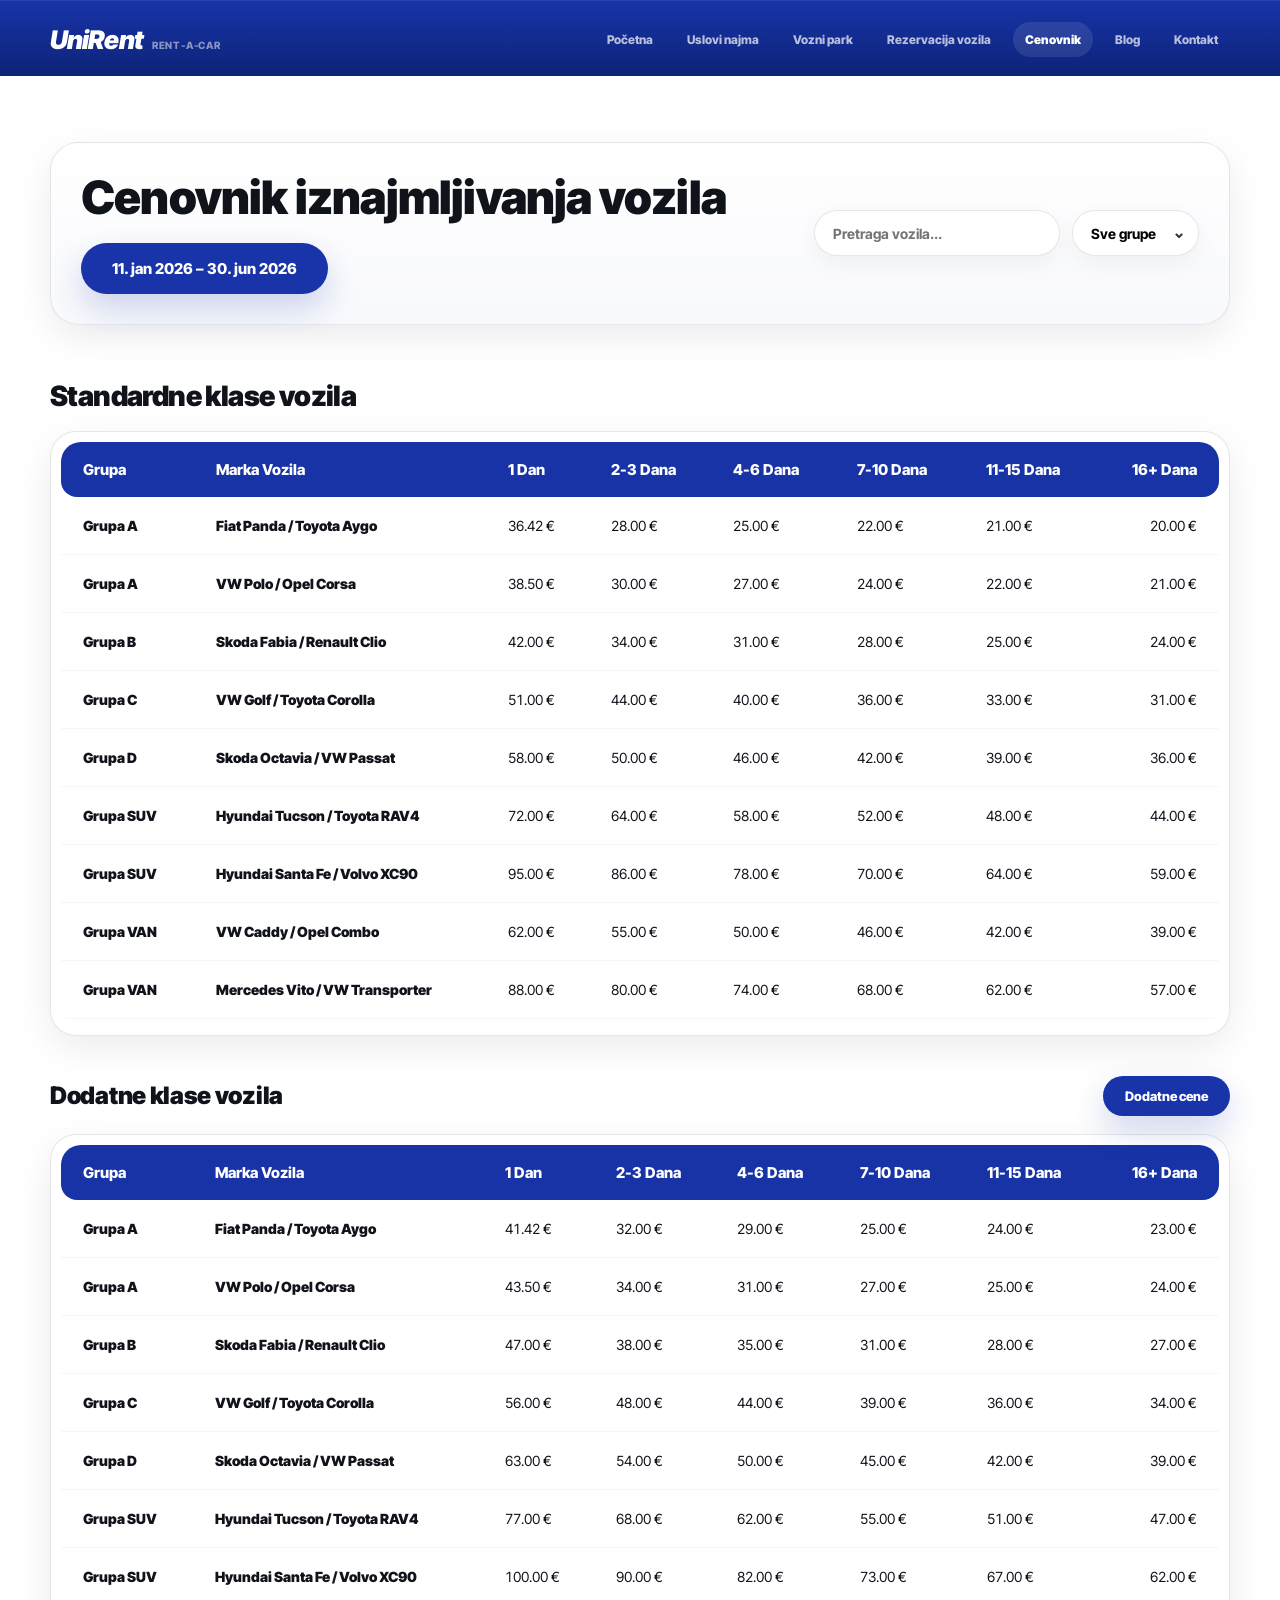
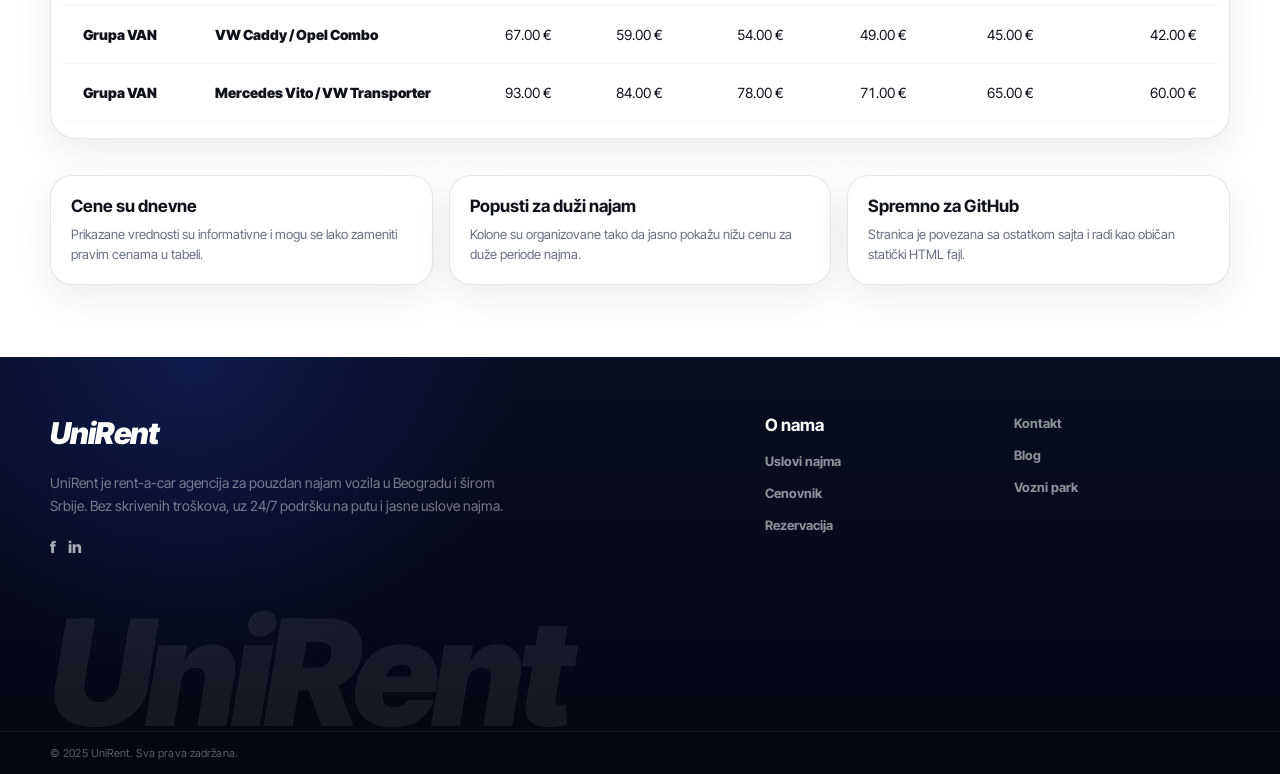
<file: cenovnik.html>
<!DOCTYPE html>
<html lang="sr">
<head>
<meta charset="utf-8" />
<meta name="viewport" content="width=device-width, initial-scale=1" />
<title>Cenovnik | UniRent</title>
<link href="https://fonts.googleapis.com/css2?family=Inter+Tight:wght@400;500;600;700;800;900&display=swap" rel="stylesheet">
<style>
:root{--blue:#1834a8;--blue2:#203bb6;--deep:#080c1d;--muted:#83848b;--line:#e4e6ee;--text:#11131b}*{box-sizing:border-box;margin:0;padding:0}body{font-family:'Inter Tight',Arial,sans-serif;background:#fff;color:var(--text);overflow-x:hidden}a{text-decoration:none;color:inherit}.container{width:min(100% - 72px,1120px);margin-inline:auto}.topbar{background:linear-gradient(180deg,#1834a8,#142d96);height:76px;color:#fff}.nav{height:76px;display:flex;align-items:center;justify-content:space-between}.logo{font-size:26px;font-weight:900;font-style:italic;letter-spacing:-1px}.navlinks{display:flex;gap:28px;font-size:12px;color:rgba(255,255,255,.78);align-items:center}.navlinks a{transition:.2s;cursor:pointer}.navlinks a:hover,.navlinks .active{color:#fff;font-weight:800}.menu{display:none;border:0;background:rgba(255,255,255,.12);color:#fff;border-radius:10px;padding:10px 12px;font-weight:800}main{padding:66px 0 72px}.intro{display:flex;align-items:flex-end;justify-content:space-between;gap:28px;margin-bottom:54px}.intro h1{font-size:36px;line-height:1.08;font-weight:900;letter-spacing:-.8px;margin-bottom:20px}.date-pill{display:inline-flex;align-items:center;gap:10px;background:var(--blue);color:#fff;border:0;border-radius:999px;padding:16px 31px;font:800 15px 'Inter Tight';box-shadow:0 12px 28px rgba(24,52,168,.22)}.tools{display:flex;gap:12px;align-items:center;flex-wrap:wrap}.search{height:44px;border:1px solid var(--line);border-radius:999px;padding:0 18px;font:700 14px 'Inter Tight';min-width:240px;outline:none}.select{height:44px;border:1px solid var(--line);border-radius:999px;padding:0 36px 0 18px;font:700 14px 'Inter Tight';background:#fff;appearance:none;cursor:pointer}.select-wrap{position:relative}.select-wrap:after{content:'⌄';position:absolute;right:14px;top:50%;translate:0 -55%;font-weight:900;color:#333;pointer-events:none}.period-title{font-size:32px;font-weight:900;letter-spacing:-.6px;margin-bottom:18px}.table-card{border-radius:24px;background:#fff;overflow:hidden;margin-bottom:30px}.table-wrap{overflow-x:auto;padding-bottom:6px}table{width:100%;min-width:860px;border-collapse:separate;border-spacing:0}thead th{background:var(--blue);color:#fff;font-size:15px;font-weight:800;text-align:left;padding:17px 22px;white-space:nowrap}thead th:first-child{border-radius:999px 0 0 999px}thead th:last-child{border-radius:0 999px 999px 0;text-align:right}tbody td{padding:20px 22px;border-bottom:1px solid rgba(0,0,0,.035);font-size:15px;white-space:nowrap}tbody td:first-child,tbody td:nth-child(2){font-weight:900}tbody td:nth-child(n+3){font-variant-numeric:tabular-nums}tbody td:last-child{text-align:right}tbody tr{transition:.15s}tbody tr:hover{background:#f6f7fd}.section-label{display:flex;align-items:center;justify-content:space-between;gap:16px;margin:40px 0 18px}.section-label h2{font-size:24px;font-weight:900;letter-spacing:-.3px}.note-grid{display:grid;grid-template-columns:repeat(3,1fr);gap:16px;margin-top:36px}.note{background:#f2f3f7;border:1px solid #e7e8ef;border-radius:18px;padding:20px}.note strong{display:block;font-size:16px;margin-bottom:8px}.note p{font-size:13px;line-height:1.55;color:#73737b}.footer{background:#080c1d;color:#fff;padding:58px 0 0;overflow:hidden}.footer-grid{display:grid;grid-template-columns:1.3fr 1fr;gap:190px;align-items:start}.footer h3{font-size:27px;font-weight:900;font-style:italic;letter-spacing:-1px;margin-bottom:20px}.footer p{max-width:410px;color:rgba(255,255,255,.45);line-height:1.45;font-size:13px}.social{display:flex;gap:12px;margin-top:20px;color:rgba(255,255,255,.65);font-weight:800}.foot-links{display:grid;grid-template-columns:1fr 1fr;gap:34px;font-size:13px}.foot-links a{display:block;margin-bottom:16px;color:rgba(255,255,255,.55)}.foot-links strong{display:block;color:#fff;font-size:17px;margin-bottom:18px}.watermark{font-size:min(148px,19vw);font-weight:900;font-style:italic;color:rgba(255,255,255,.08);letter-spacing:-7px;line-height:.78;margin-top:58px;user-select:none}.copy{border-top:1px solid rgba(255,255,255,.06);color:rgba(255,255,255,.35);font-size:11px;padding:14px 0}.reveal{opacity:0;transform:translateY(18px);transition:.6s cubic-bezier(.2,.8,.2,1)}.reveal.in{opacity:1;transform:none}@media(max-width:900px){.container{width:min(100% - 36px,1120px)}.navlinks{display:none}.menu{display:block}main{padding:44px 0 56px}.intro{display:block;margin-bottom:36px}.tools{margin-top:22px}.period-title{font-size:27px}.note-grid{grid-template-columns:1fr}.footer-grid{grid-template-columns:1fr;gap:36px}}@media(max-width:560px){.container{width:min(100% - 28px,1120px)}.topbar,.nav{height:64px}.logo{font-size:23px}.intro h1{font-size:30px}.date-pill{width:100%;justify-content:center;padding:15px 18px}.search,.select-wrap,.select{width:100%;min-width:0}.watermark{letter-spacing:-3px}}
</style>
<link rel="stylesheet" href="unirent-fixes.css">
<link rel="stylesheet" href="unirent-v2.css">
</head>
<body>
<header class="topbar">
  <div class="container"><nav class="nav">
    <a class="logo" href="index.html">UniRent</a>
    <div class="navlinks" id="primary-navigation"><a href="index.html">Početna</a><a href="uslovi-najma.html">Uslovi najma</a><a href="vozni-park.html">Vozni park</a><a href="rezervacija-vozila.html">Rezervacija vozila</a><a href="cenovnik.html" class="active" aria-current="page">Cenovnik</a><a href="index.html#blog">Blog</a><a href="#kontakt">Kontakt</a></div><button class="menu" type="button" aria-label="Otvori meni" aria-controls="primary-navigation" aria-expanded="false">Meni</button>
  </nav></div>
</header>
<main>
  <div class="container">
    <section class="intro reveal">
      <div><h1>Cenovnik iznajmljivanja vozila</h1><button class="date-pill" type="button">11. jan 2026 – 30. jun 2026</button></div>
      <div class="tools"><input id="search" class="search" placeholder="Pretraga vozila..." aria-label="Pretraga vozila"><label class="select-wrap"><select id="groupFilter" class="select"><option value="all">Sve grupe</option><option>Grupa A</option><option>Grupa B</option><option>Grupa C</option><option>Grupa D</option><option>Grupa SUV</option><option>Grupa VAN</option></select></label></div>
    </section>
    <h2 class="period-title reveal">Standardne klase vozila</h2>
    <section class="table-card reveal"><div class="table-wrap"><table id="priceTable"><thead><tr><th>Grupa</th><th>Marka Vozila</th><th>1 Dan</th><th>2-3 Dana</th><th>4-6 Dana</th><th>7-10 Dana</th><th>11-15 Dana</th><th>16+ Dana</th></tr></thead><tbody><tr data-group="Grupa A"><td>Grupa A</td><td>Fiat Panda / Toyota Aygo</td><td>36.42 €</td><td>28.00 €</td><td>25.00 €</td><td>22.00 €</td><td>21.00 €</td><td>20.00 €</td></tr>
<tr data-group="Grupa A"><td>Grupa A</td><td>VW Polo / Opel Corsa</td><td>38.50 €</td><td>30.00 €</td><td>27.00 €</td><td>24.00 €</td><td>22.00 €</td><td>21.00 €</td></tr>
<tr data-group="Grupa B"><td>Grupa B</td><td>Skoda Fabia / Renault Clio</td><td>42.00 €</td><td>34.00 €</td><td>31.00 €</td><td>28.00 €</td><td>25.00 €</td><td>24.00 €</td></tr>
<tr data-group="Grupa C"><td>Grupa C</td><td>VW Golf / Toyota Corolla</td><td>51.00 €</td><td>44.00 €</td><td>40.00 €</td><td>36.00 €</td><td>33.00 €</td><td>31.00 €</td></tr>
<tr data-group="Grupa D"><td>Grupa D</td><td>Skoda Octavia / VW Passat</td><td>58.00 €</td><td>50.00 €</td><td>46.00 €</td><td>42.00 €</td><td>39.00 €</td><td>36.00 €</td></tr>
<tr data-group="Grupa SUV"><td>Grupa SUV</td><td>Hyundai Tucson / Toyota RAV4</td><td>72.00 €</td><td>64.00 €</td><td>58.00 €</td><td>52.00 €</td><td>48.00 €</td><td>44.00 €</td></tr>
<tr data-group="Grupa SUV"><td>Grupa SUV</td><td>Hyundai Santa Fe / Volvo XC90</td><td>95.00 €</td><td>86.00 €</td><td>78.00 €</td><td>70.00 €</td><td>64.00 €</td><td>59.00 €</td></tr>
<tr data-group="Grupa VAN"><td>Grupa VAN</td><td>VW Caddy / Opel Combo</td><td>62.00 €</td><td>55.00 €</td><td>50.00 €</td><td>46.00 €</td><td>42.00 €</td><td>39.00 €</td></tr>
<tr data-group="Grupa VAN"><td>Grupa VAN</td><td>Mercedes Vito / VW Transporter</td><td>88.00 €</td><td>80.00 €</td><td>74.00 €</td><td>68.00 €</td><td>62.00 €</td><td>57.00 €</td></tr></tbody></table></div></section>
    <div class="section-label reveal"><h2>Dodatne klase vozila</h2><span class="date-pill" style="padding:12px 22px;font-size:13px">Dodatne cene</span></div>
    <section class="table-card reveal"><div class="table-wrap"><table id="priceTable2"><thead><tr><th>Grupa</th><th>Marka Vozila</th><th>1 Dan</th><th>2-3 Dana</th><th>4-6 Dana</th><th>7-10 Dana</th><th>11-15 Dana</th><th>16+ Dana</th></tr></thead><tbody><tr data-group="Grupa A"><td>Grupa A</td><td>Fiat Panda / Toyota Aygo</td><td>41.42 €</td><td>32.00 €</td><td>29.00 €</td><td>25.00 €</td><td>24.00 €</td><td>23.00 €</td></tr>
<tr data-group="Grupa A"><td>Grupa A</td><td>VW Polo / Opel Corsa</td><td>43.50 €</td><td>34.00 €</td><td>31.00 €</td><td>27.00 €</td><td>25.00 €</td><td>24.00 €</td></tr>
<tr data-group="Grupa B"><td>Grupa B</td><td>Skoda Fabia / Renault Clio</td><td>47.00 €</td><td>38.00 €</td><td>35.00 €</td><td>31.00 €</td><td>28.00 €</td><td>27.00 €</td></tr>
<tr data-group="Grupa C"><td>Grupa C</td><td>VW Golf / Toyota Corolla</td><td>56.00 €</td><td>48.00 €</td><td>44.00 €</td><td>39.00 €</td><td>36.00 €</td><td>34.00 €</td></tr>
<tr data-group="Grupa D"><td>Grupa D</td><td>Skoda Octavia / VW Passat</td><td>63.00 €</td><td>54.00 €</td><td>50.00 €</td><td>45.00 €</td><td>42.00 €</td><td>39.00 €</td></tr>
<tr data-group="Grupa SUV"><td>Grupa SUV</td><td>Hyundai Tucson / Toyota RAV4</td><td>77.00 €</td><td>68.00 €</td><td>62.00 €</td><td>55.00 €</td><td>51.00 €</td><td>47.00 €</td></tr>
<tr data-group="Grupa SUV"><td>Grupa SUV</td><td>Hyundai Santa Fe / Volvo XC90</td><td>100.00 €</td><td>90.00 €</td><td>82.00 €</td><td>73.00 €</td><td>67.00 €</td><td>62.00 €</td></tr>
<tr data-group="Grupa VAN"><td>Grupa VAN</td><td>VW Caddy / Opel Combo</td><td>67.00 €</td><td>59.00 €</td><td>54.00 €</td><td>49.00 €</td><td>45.00 €</td><td>42.00 €</td></tr>
<tr data-group="Grupa VAN"><td>Grupa VAN</td><td>Mercedes Vito / VW Transporter</td><td>93.00 €</td><td>84.00 €</td><td>78.00 €</td><td>71.00 €</td><td>65.00 €</td><td>60.00 €</td></tr></tbody></table></div></section>
    <section class="note-grid reveal"><div class="note"><strong>Cene su dnevne</strong><p>Prikazane vrednosti su informativne i mogu se lako zameniti pravim cenama u tabeli.</p></div><div class="note"><strong>Popusti za duži najam</strong><p>Kolone su organizovane tako da jasno pokažu nižu cenu za duže periode najma.</p></div><div class="note"><strong>Spremno za GitHub</strong><p>Stranica je povezana sa ostatkom sajta i radi kao običan statički HTML fajl.</p></div></section>
  </div>
</main>
<footer id="kontakt" class="footer"><div class="container"><div class="footer-grid"><div><h3>UniRent</h3><p>UniRent je rent-a-car agencija za pouzdan najam vozila u Beogradu i širom Srbije. Bez skrivenih troškova, uz 24/7 podršku na putu i jasne uslove najma.</p><div class="social"><span>f</span><span>in</span></div></div><div class="foot-links"><div><strong>O nama</strong><a href="uslovi-najma.html">Uslovi najma</a><a href="cenovnik.html">Cenovnik</a><a href="rezervacija-vozila.html">Rezervacija</a></div><div><a href="#kontakt">Kontakt</a><a href="index.html#blog">Blog</a><a href="vozni-park.html">Vozni park</a></div></div></div><div class="watermark">UniRent</div></div><div class="copy"><div class="container">© 2025 UniRent. Sva prava zadržana.</div></div></footer>
<script>
const reveal=()=>document.querySelectorAll('.reveal').forEach(el=>{const r=el.getBoundingClientRect();if(r.top<innerHeight-70)el.classList.add('in')});addEventListener('scroll',reveal,{passive:true});reveal();
const search=document.getElementById('search'), group=document.getElementById('groupFilter');
function filterTables(){const q=search.value.toLowerCase().trim(), g=group.value;document.querySelectorAll('tbody tr').forEach(tr=>{const okText=tr.textContent.toLowerCase().includes(q);const okGroup=g==='all'||tr.dataset.group===g;tr.style.display=okText&&okGroup?'':'none';})}
search.addEventListener('input',filterTables);group.addEventListener('change',filterTables);
</script>
<script src="unirent-fixes.js"></script>
<script src="unirent-v2.js"></script>
</body></html>
</file>
<file: unirent-fixes.css>
/* UniRent v1 cleanup layer: mobile nav, accessibility, production placeholders, consistency polish */
:root{--brand-blue:#1834a8;--brand-blue-2:#203bb6;--brand-deep:#070b1c;--brand-line:#dfe2eb;--brand-text:#11131b;--brand-radius:14px}
html{scroll-behavior:smooth}
button,a,input,select{font-family:'Inter Tight',Arial,sans-serif}
a:focus-visible,button:focus-visible,input:focus-visible,select:focus-visible{outline:3px solid rgba(255,255,255,.92);outline-offset:3px}
main a:focus-visible,.content a:focus-visible,.fleet-section a:focus-visible{outline-color:var(--brand-blue)}
.sr-only{position:absolute!important;width:1px!important;height:1px!important;padding:0!important;margin:-1px!important;overflow:hidden!important;clip:rect(0,0,0,0)!important;white-space:nowrap!important;border:0!important}
.logo{letter-spacing:-.9px}.logo::first-letter{letter-spacing:-1.4px}
.navlinks a[aria-current="page"],.navlinks a.active{color:#fff!important;font-weight:900!important}
.menu{display:none;min-width:62px;text-align:center;cursor:pointer;border:0;background:rgba(255,255,255,.12);color:#fff;border-radius:10px;padding:10px 12px;font-weight:800}
@media(max-width:1000px){
  .menu{display:block!important}
  .nav{position:relative}.navlinks{position:absolute!important;left:0;right:0;top:calc(100% + 10px);display:none!important;flex-direction:column!important;align-items:stretch!important;gap:4px!important;padding:14px!important;background:rgba(7,11,28,.98)!important;border:1px solid rgba(255,255,255,.12)!important;border-radius:18px!important;box-shadow:0 22px 70px rgba(0,0,0,.32)!important;z-index:999!important;backdrop-filter:blur(14px)}
  .navlinks.is-open{display:flex!important}.navlinks a{font-size:15px!important;padding:13px 14px!important;border-radius:12px!important;color:rgba(255,255,255,.78)!important}.navlinks a:hover,.navlinks a.active{background:rgba(255,255,255,.08);color:#fff!important}
}
.placeholder,.slot{border-style:solid!important;border-color:rgba(255,255,255,.22)!important;background:linear-gradient(135deg,rgba(255,255,255,.14),rgba(255,255,255,.04))!important;text-transform:none!important;letter-spacing:0!important}.placeholder span,.slot{font-size:0!important}.placeholder span::after{content:'Vizual u pripremi';font-size:12px;line-height:1.2;font-weight:800;letter-spacing:.02em}.fleet-placeholder span::after,.slot::after{content:'Slika vozila';font-size:12px;line-height:1.2;font-weight:800}.blog-placeholder span::after{content:'Blog vizual';font-size:12px;line-height:1.2;font-weight:800}.hero-placeholder span::after,.hero-ph span::after,.why-placeholder span::after{content:'UniRent vozilo';font-size:13px;line-height:1.2;font-weight:800}
.footer[id="kontakt"]{scroll-margin-top:90px}.footer p{max-width:470px}.copy,.copyright{letter-spacing:.01em}.foot-links a:hover{color:#fff!important}
.price{letter-spacing:-.3px}.more,.card-btn,.btn,.reserve-hero{font-weight:800!important}.more:hover,.card-btn:hover,.btn:hover,.reserve-hero:hover{box-shadow:0 10px 26px rgba(24,52,168,.25)}
.table-wrap{scrollbar-width:thin}.table-wrap::after{content:'Skrolujte tabelu horizontalno za sve cene';display:none;font-size:12px;color:#777;margin-top:8px}@media(max-width:720px){.table-wrap::after{display:block}}
@media(prefers-reduced-motion:reduce){*,*::before,*::after{animation-duration:.001ms!important;animation-iteration-count:1!important;transition-duration:.001ms!important;scroll-behavior:auto!important}}
</file>
<file: unirent-v2.css>
/* UniRent v2 visual/client-readiness layer: premium hierarchy, consistent cards/forms, improved responsive polish */
:root{
  --ur-blue:#1834a8;
  --ur-blue-2:#2347d5;
  --ur-ink:#060918;
  --ur-surface:#f5f6fa;
  --ur-card:#ffffff;
  --ur-line:rgba(12,20,44,.10);
  --ur-muted:#717582;
  --ur-radius:24px;
  --ur-shadow:0 22px 70px rgba(8,13,35,.13);
  --ur-shadow-soft:0 12px 36px rgba(8,13,35,.08);
}
body{background:var(--ur-surface)!important;color:#11131b!important;-webkit-font-smoothing:antialiased;text-rendering:optimizeLegibility}
.container{width:min(100% - 72px,1180px)!important}
.logo{font-size:clamp(24px,2vw,30px)!important;position:relative;display:inline-flex;align-items:baseline;gap:9px}.logo::after{content:'rent-a-car';font-size:10px;font-style:normal;font-weight:800;letter-spacing:.08em;text-transform:uppercase;color:rgba(255,255,255,.50)}
.nav,.topbar .nav{height:78px!important}.navlinks{gap:10px!important;align-items:center}.navlinks a{font-size:12px!important;font-weight:800!important;padding:10px 12px!important;border-radius:999px;color:rgba(255,255,255,.70)!important}.navlinks a:hover,.navlinks a.active,.navlinks a[aria-current="page"]{background:rgba(255,255,255,.10)!important;color:#fff!important}.menu{border-radius:999px!important;padding:11px 16px!important;background:rgba(255,255,255,.14)!important;border:1px solid rgba(255,255,255,.18)!important}
.hero,.hero-sub{background:radial-gradient(circle at 64% 32%,rgba(88,126,255,.42),transparent 26%),radial-gradient(circle at 12% 12%,rgba(255,255,255,.10),transparent 22%),linear-gradient(180deg,#1939ba 0%,#07164b 58%,#030714 100%)!important}.hero::before,.hero-sub::before{opacity:.85}.hero::after,.hero-sub::after{pointer-events:none}
/* Homepage booking */
.booking{border-radius:28px!important;box-shadow:var(--ur-shadow)!important;border:1px solid rgba(255,255,255,.70)!important;background:linear-gradient(180deg,#fff,#f7f8fc)!important;position:relative;overflow:hidden!important}.booking::before{content:'';position:absolute;inset:0 0 auto;height:5px;background:linear-gradient(90deg,var(--ur-blue),#5f7cff);pointer-events:none}.tabs{background:#eef0f6;border-radius:999px;padding:5px;width:max-content}.tab{height:42px;padding:0 22px!important;border-radius:999px!important;background:transparent!important;color:#596070!important}.tab.active{background:#fff!important;color:var(--ur-blue)!important;box-shadow:0 8px 24px rgba(8,13,35,.10)!important}.field-wrap label,.corp,.field label{color:#111827!important;font-size:11px!important;letter-spacing:.06em;text-transform:uppercase}.field,.fake-input{border-radius:14px!important;border:1px solid var(--ur-line)!important;background:#fff!important;box-shadow:0 1px 0 rgba(255,255,255,.9),inset 0 0 0 1px rgba(255,255,255,.5)!important}.field:hover,.fake-input:hover{border-color:rgba(24,52,168,.32)!important}.field input,.field select,.fake-input input,.fake-input select{font-weight:800!important}.return-loc{color:var(--ur-blue)!important;font-weight:800}.btn,.reserve-hero,.more,.card-btn{border-radius:12px!important;background:linear-gradient(180deg,var(--ur-blue-2),var(--ur-blue))!important;box-shadow:0 14px 30px rgba(24,52,168,.20)!important}.btn:hover,.reserve-hero:hover,.more:hover,.card-btn:hover{transform:translateY(-2px)!important;box-shadow:0 18px 38px rgba(24,52,168,.28)!important}
.hero-stage{height:450px!important}.hero-image{height:340px!important;bottom:-4px!important}.hero-image img,.hero-car img,.hero-car,.hero-car-slot img,.feature-image img{filter:drop-shadow(0 38px 34px rgba(0,0,0,.32))!important}.hero-badge{border-radius:22px!important;background:rgba(255,255,255,.12)!important;border:1px solid rgba(255,255,255,.18)!important;box-shadow:0 18px 48px rgba(0,0,0,.18)!important}.hero-badge h3{font-size:22px!important}.hero-badge p{line-height:1.45}.hero-badge .icon{width:46px;height:46px;border-radius:15px;display:grid;place-items:center;background:rgba(255,255,255,.14);font-size:22px!important;margin-bottom:18px!important}
.section,.blog,.fleet,.fleet-section,.content{padding-top:82px!important;padding-bottom:86px!important}.title{max-width:780px;margin-inline:auto!important}.title h2,.section-head h2{font-size:clamp(31px,3.4vw,46px)!important;letter-spacing:-1.4px!important}.title p,.section-head p{line-height:1.55;color:var(--ur-muted)!important}
.why-wrap{min-height:430px!important}.why-grid{gap:22px!important}.info-card{border-radius:var(--ur-radius)!important;background:linear-gradient(145deg,#2044cc 0%,#0a1230 95%)!important;padding:32px!important;box-shadow:var(--ur-shadow-soft)!important;position:relative;overflow:hidden}.info-card::after{content:'';position:absolute;right:-70px;top:-70px;width:160px;height:160px;border-radius:50%;background:rgba(255,255,255,.08)}.info-card .mini-icon{width:48px;height:48px;border-radius:16px;background:rgba(255,255,255,.14);display:grid;place-items:center;margin-bottom:22px!important}.info-card p,.info-card li{font-size:15px!important;line-height:1.55!important}.feature-image{right:-24px!important;width:47%!important;height:330px!important}
/* Fleet and blog cards */
.fleet,.fleet-section{background:linear-gradient(180deg,#f7f8fb 0%,#edf0f6 100%)!important}.filters,.toolbar{margin-bottom:36px!important}.filter-select,.filter,.pill-select select,.select,.search{height:46px!important;border:1px solid var(--ur-line)!important;border-radius:999px!important;background:#fff!important;box-shadow:0 8px 24px rgba(8,13,35,.05)!important}.switch,.toggle{height:46px!important;border:1px solid var(--ur-line)!important;box-shadow:0 8px 24px rgba(8,13,35,.05)!important;font-weight:900!important}.fleet-grid,.blog-grid,.cards{gap:26px!important}.car-card,.card{border-radius:26px!important;padding:24px!important;min-height:420px!important;background:radial-gradient(circle at 70% 18%,rgba(92,124,255,.26),transparent 28%),linear-gradient(150deg,#1839bd 0%,#071022 74%)!important;border:1px solid rgba(255,255,255,.12)!important;box-shadow:0 18px 48px rgba(7,12,35,.16)!important}.car-card h3,.card h3,.car-title{font-size:18px!important;letter-spacing:-.2px}.car-card small,.class,.car-class{color:rgba(255,255,255,.64)!important}.tag{background:rgba(255,255,255,.13)!important;border:1px solid rgba(255,255,255,.10)!important;color:rgba(255,255,255,.82)!important}.car-pic,.car-img-zone{height:180px!important;margin:16px 0 18px!important;border-radius:22px!important;background:linear-gradient(180deg,rgba(255,255,255,.07),rgba(255,255,255,.02))}.fleet-image{height:178px!important}.price,.price strong{font-size:32px!important;letter-spacing:-.8px}.blog-card{border-radius:26px!important;background:#fff!important;color:#111827!important;box-shadow:var(--ur-shadow-soft)!important;border:1px solid var(--ur-line)!important;overflow:hidden!important}.blog-body{padding:24px!important}.blog-body h3{font-size:24px!important;color:#111827!important;letter-spacing:-.6px}.blog-body p{color:var(--ur-muted)!important;line-height:1.55!important}.blog-card .more{width:auto!important;min-width:142px!important;color:#fff!important}.blog-image{height:205px!important}
/* Subpages */
.topbar{background:linear-gradient(180deg,#1834a8,#0d2378)!important;box-shadow:0 1px 0 rgba(255,255,255,.08) inset}.hero-content,.hero-copy{position:relative;z-index:3}.hero h1,.hero-copy h1{font-size:clamp(40px,4.6vw,64px)!important;letter-spacing:-2px!important}.hero p,.hero-copy p{font-size:clamp(20px,2.2vw,29px)!important;line-height:1.22!important}.reservation-box{background:rgba(255,255,255,.10);border:1px solid rgba(255,255,255,.16);border-radius:24px;padding:18px;backdrop-filter:blur(16px)}.reservation-box .field label{color:#fff!important}.reservation-box .fake-input{background:rgba(255,255,255,.09)!important;border-color:rgba(255,255,255,.22)!important;color:#fff!important}.reservation-box input,.reservation-box select{color:#fff!important}.reservation-box option{color:#111!important}.selected-panel{border-radius:24px!important;box-shadow:0 22px 80px rgba(7,12,35,.18)!important}.section-head{max-width:720px;margin-inline:auto!important}.hero-car-wrap{right:-40px!important}
.content{background:#fff}.terms section{background:#fff;border:1px solid var(--ur-line);border-radius:24px;padding:28px 30px!important;box-shadow:var(--ur-shadow-soft);margin-bottom:22px!important}.terms h2,.terms h3{letter-spacing:-.5px!important}.terms li,.terms p{line-height:1.62!important;color:#69707f!important}.terms ul{padding-left:20px!important}.terms li+li{margin-top:8px}.hero-sub .hero-car{right:0!important}
main{background:#fff}.intro{background:linear-gradient(180deg,#fff,#f8f9fc);border:1px solid var(--ur-line);border-radius:28px;padding:30px!important;box-shadow:var(--ur-shadow-soft);align-items:center!important}.intro h1{font-size:clamp(32px,3.6vw,50px)!important}.date-pill{box-shadow:0 14px 32px rgba(24,52,168,.20)!important}.period-title{font-size:28px!important;margin-top:12px}.table-card{border-radius:26px!important;box-shadow:var(--ur-shadow-soft);border:1px solid var(--ur-line);padding:10px;background:#fff!important}.table-wrap{border-radius:20px;overflow:auto!important}thead th{background:#1733a6!important;padding-top:18px!important;padding-bottom:18px!important}thead th:first-child{border-radius:16px 0 0 16px!important}thead th:last-child{border-radius:0 16px 16px 0!important}tbody td{font-size:14px!important}.note{border-radius:22px!important;background:#fff!important;box-shadow:var(--ur-shadow-soft)!important;border:1px solid var(--ur-line)!important}.note strong{font-size:17px!important}.note p{color:#687080!important}
.footer{background:radial-gradient(circle at 15% 0,rgba(35,71,213,.24),transparent 28%),linear-gradient(180deg,#080d22,#040612)!important}.footer-grid{gap:110px!important}.footer h3{font-size:30px!important}.footer p{font-size:14px!important;line-height:1.65!important}.foot-links a{font-weight:700}.watermark{opacity:.9}
@media(max-width:1000px){.container{width:min(100% - 36px,1180px)!important}.logo::after{display:none}.navlinks{top:calc(100% + 8px)!important}.booking{margin-top:0!important}.hero-stage{height:330px!important}.hero-image{height:260px!important}.feature-image{width:100%!important;right:auto!important}.why-wrap{min-height:auto!important}.reservation-box{grid-template-columns:1fr!important}.hero-car-wrap{right:50%!important}.intro{display:block!important}.tools{margin-top:22px!important}}
@media(max-width:640px){.container{width:min(100% - 28px,1180px)!important}.section,.blog,.fleet,.fleet-section,.content{padding-top:54px!important;padding-bottom:58px!important}.booking{border-radius:22px!important;padding:22px 18px!important}.tabs{width:100%;display:grid;grid-template-columns:1fr 1fr}.tab{width:100%;padding:0 12px!important}.hero-stage{height:300px!important}.hero-image{width:100%!important;height:230px!important}.car-card,.card{min-height:390px!important;padding:20px!important}.blog-image{height:178px!important}.intro{padding:22px!important}.terms section{padding:22px!important}.footer-grid,.foot-links{grid-template-columns:1fr!important;gap:28px!important}.watermark{font-size:24vw!important}}
</file>
